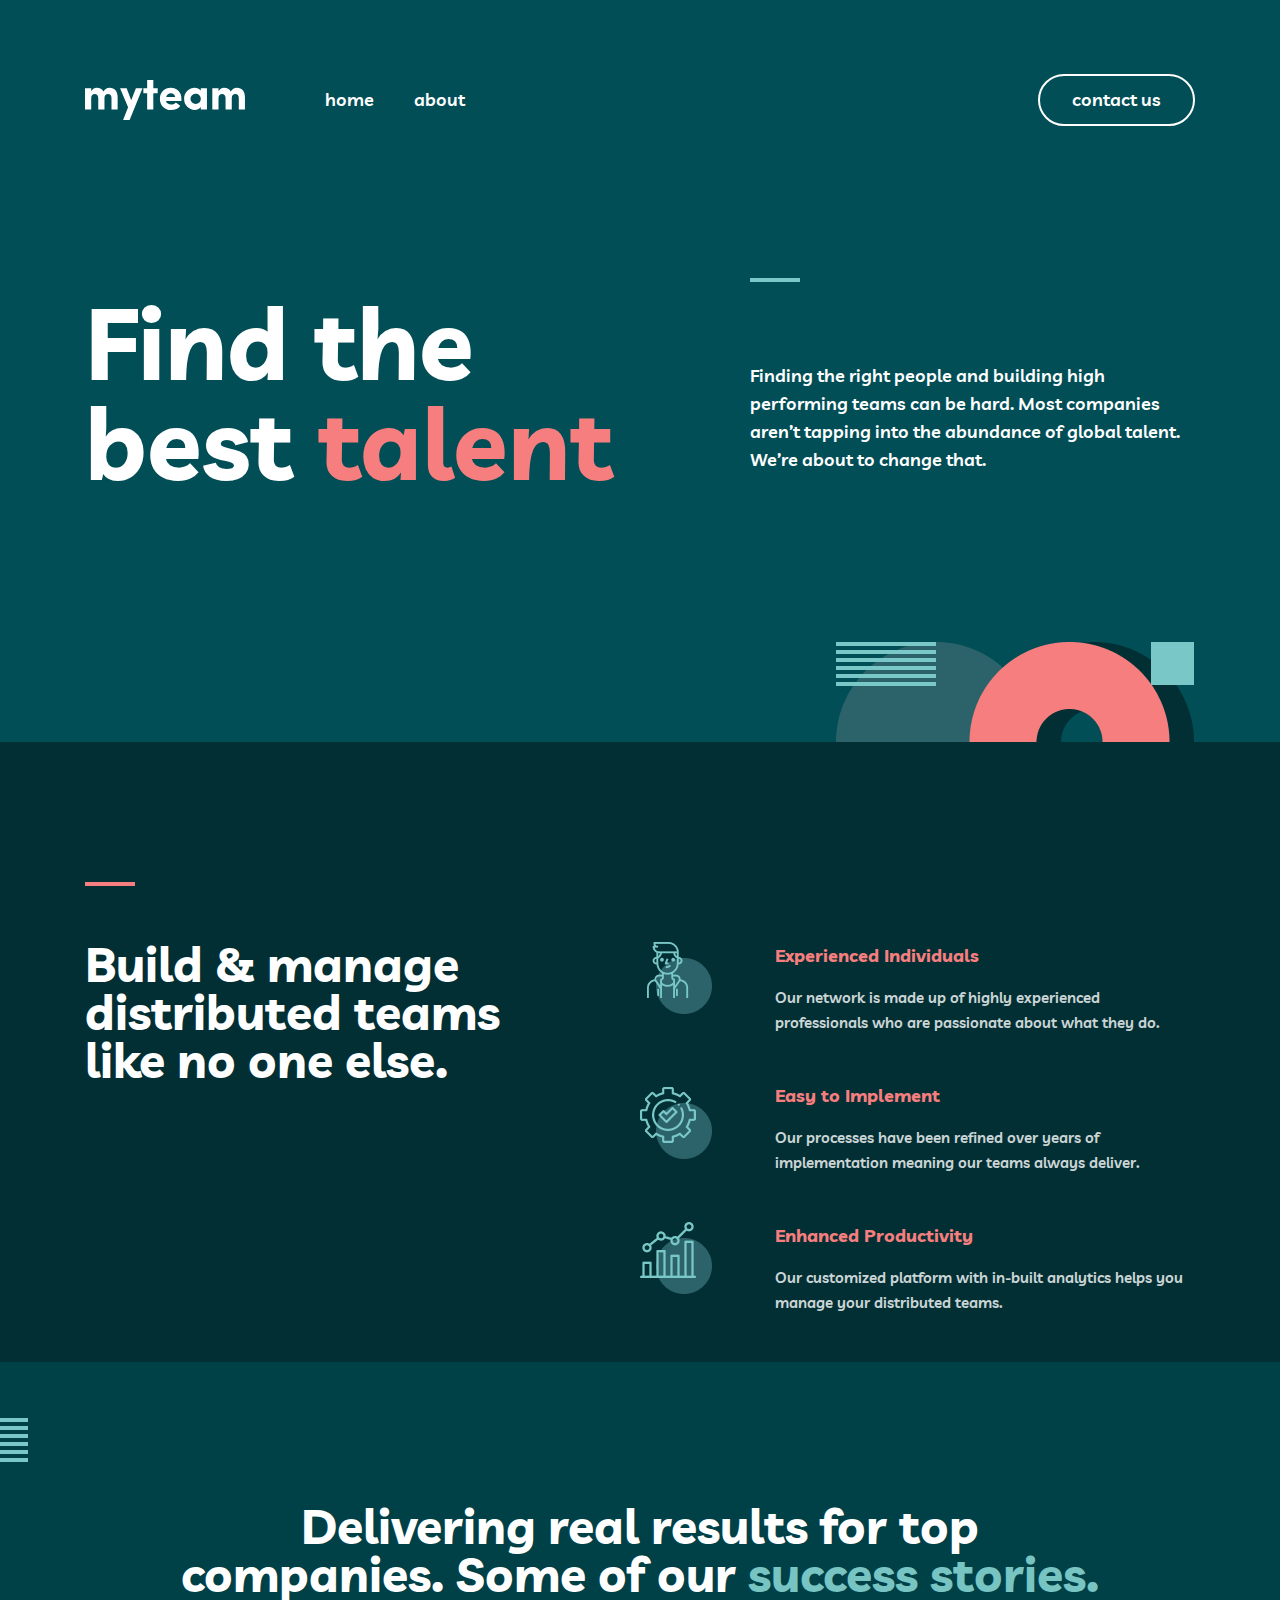
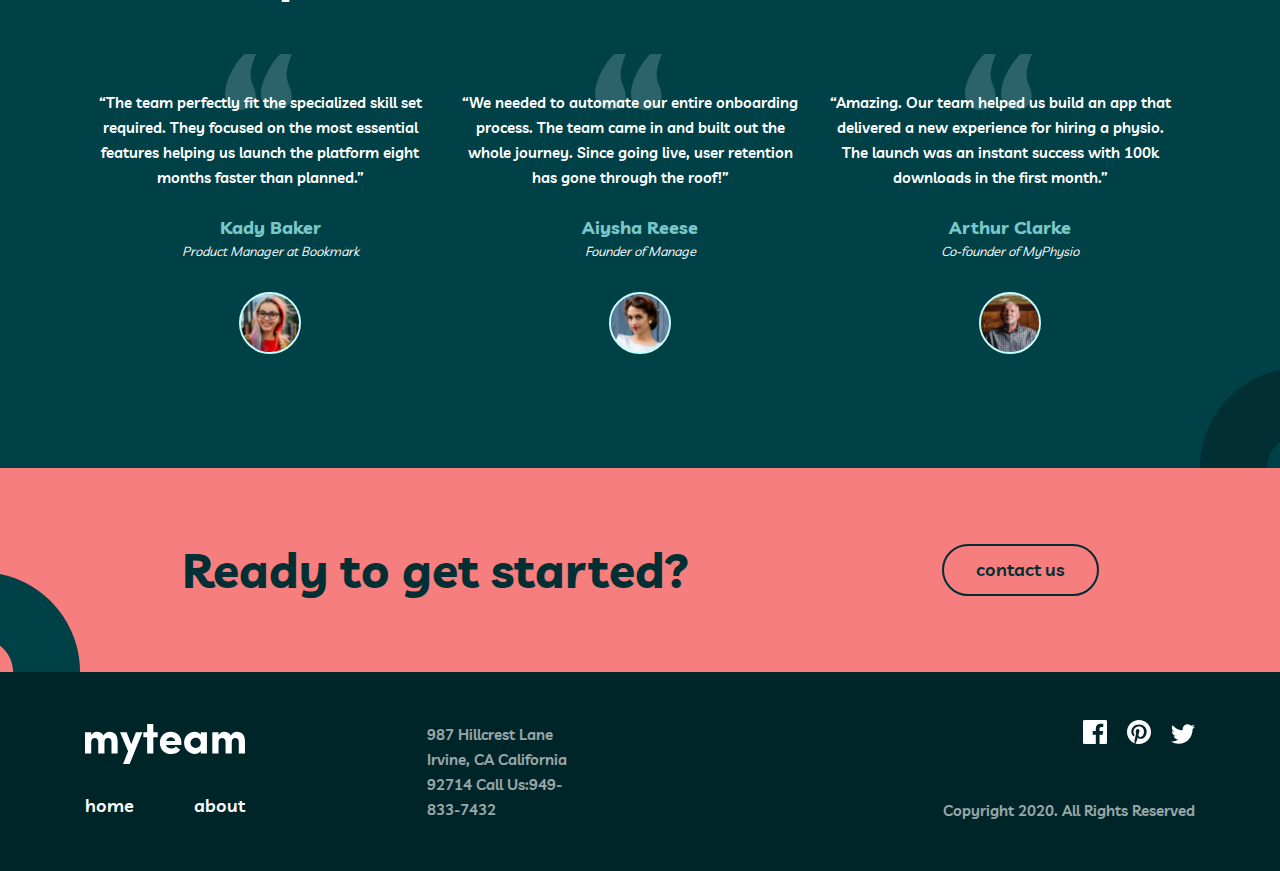
<file: index.html>
<!DOCTYPE html>
<html lang="en">
<head>
  <meta charset="UTF-8">
  <meta http-equiv="X-UA-Compatible" content="IE=edge">
  <meta name="viewport" content="width=device-width, initial-scale=1.0">
  <title>Fylo</title>
  <link rel="stylesheet" href="./css/normalize.css">
  <link rel="stylesheet" href="./css/main.css">
</head>
<body>
  <header class="header-wrapper">
    <div class="header-wrapper__container container">
      <div class="header-wrapper__header-inner header-inner">
        <div class="header-inner__logo-navbar logo-navbar">
          <a class="logo-navbar__logo-link logo-link" href="./index.html">
            <img class="logo-link__logo-img logo-img" src="./img/myteam.svg" alt="Site logo" width="160" height="40">
          </a>
          <ul class="logo-navbar__navbar-list navbar-list">
            <li class="navbar-list__navbar-item navbar-item">
              <a class="navbar-item__navbar-link navbar-link" href="#">home</a>
            </li>
            <li class="navbar-list__navbar-item navbar-item">
              <a class="navbar-item__navbar-link navbar-link" href="./about.html">about</a>
            </li>
          </ul>
        </div>
        <a class="header-inner__contact-link contact-link" href="./contact.html">contact us</a>
      </div>
    </div>
  </header>
  <main>
    <section class="hero-wrapper">
      <div class="hero-wrapper__container container">
        <div class="hero-wrapper__hero-inner hero-inner">
          <h2 class="hero-inner__inner-heading inner-heading">Find the best <span class="hero-inner__inner-heading--pink inner-heading--pink">talent</span></h2>
          <p class="hore-inner__inner-text inner-text">Finding the right people and building high performing teams can be hard. Most companies aren’t tapping into the
          abundance of global talent. We’re about to change that.</p>
        </div>
      </div>
    </section>
    <section class="manage-wrapper">
      <div class="manage-wrapper__container container">
        <div class="manage-wrapper__manage-inner manage-inner">
          <h2 class="manage-inner__manage-heading manage-heading">Build & manage distributed teams like no one else.</h2>
          <ul class="manage-inner__manage-list manage-list">
            <li class="manage-list__manage-item manage-item">
              <h3 class="manage-item__item-heading item-heading">Experienced Individuals</h3>
              <p class="manage-item__item-text item-text">Our network is made up of highly experienced professionals who are passionate about what they do.</p>
            </li>
            <li class="manage-list__manage-item manage-item">
              <h3 class="manage-item__item-heading item-heading">Easy to Implement</h3>
              <p class="manage-item__item-text item-text">Our processes have been refined over years of implementation meaning our teams always deliver.</p>
            </li>
            <li class="manage-list__manage-item manage-item">
              <h3 class="manage-item__item-heading item-heading">Enhanced Productivity</h3>
              <p class="manage-item__item-text item-text">Our customized platform with in-built analytics helps you manage your distributed teams.</p>
            </li>
          </ul>
        </div>
      </div>
    </section>
    <section class="delivery-wrapper">
      <div class="delivery-wrapper__container container">
        <div class="delivery-wrapper__delivery-inner delivery-inner">
          <h2 class="delivery-inner__delivery-heading delivery-heading">Delivering real results for top companies. Some of our <span class="delivery-inner__delivery-heading--green delivery-heading--green">success stories.</span> </h2>
          <ul class="delivery-inner__delivery-list delivery-list">
            <li class="delivery-list__delivery-item delivery-item">
              <blockquote class="delivery-item__delivery-blockquote delivery-blockquote">“The team perfectly fit the specialized skill set required. They focused on the most essential features helping us
              launch the platform eight months faster than planned.”</blockquote>
              <span class="delivery-item__delivery-span delivery-span">Kady Baker</span>
              <p class="delivery-item__delivery-text delivery-text"><em>Product Manager at Bookmark</em></p>
              <img class="delivery-item__delivery-img delivery-img" src="./img/kady.svg" alt="Kady Reese" width="62" height="62"> 
            </li>
            <li class="delivery-list__delivery-item delivery-item">
              <blockquote class="delivery-item__delivery-blockquote delivery-blockquote">“We needed to automate our entire onboarding process. The team came in and built out the whole journey. Since going
              live, user retention has gone through the roof!”</blockquote>
              <span class="delivery-item__delivery-span delivery-span">Aiysha Reese</span>
              <p class="delivery-item__delivery-text delivery-text"><em>Founder of Manage</em></p>
              <img class="delivery-item__delivery-img delivery-img" src="./img/aiysha.svg" alt="Kady Reese" width="62" height="62"> 
            </li>
            <li class="delivery-list__delivery-item delivery-item">
              <blockquote class="delivery-item__delivery-blockquote delivery-blockquote">“Amazing. Our team helped us build an app that delivered a new experience for hiring a physio. The launch was an instant
              success with 100k downloads in the first month.”</blockquote>
              <span class="delivery-item__delivery-span delivery-span">Arthur Clarke</span>
              <p class="delivery-item__delivery-text delivery-text"><em>Co-founder of MyPhysio</em></p>
              <img class="delivery-item__delivery-img delivery-img" src="./img/arthur.svg" alt="Kady Reese" width="62" height="62"> 
            </li>
          </ul>
        </div>
      </div>
    </section>
    <section class="ready-wrapper">
      <div class="ready-wrapper__container container">
        <div class="ready-wrapper__ready-inner ready-inner">
          <h2 class="ready-inner__ready-heading ready-heading">Ready to get started?</h2>
          <a class="ready-inner__ready-link ready-link" href="#">contact us</a>
        </div>
      </div>
    </section>
  </main>
  <footer class="site-footer">
    <div class="site-footer__container container ">
      <div class="site-footer__footer-inner footer-inner">
        <div class="footer-inner__footer-logo-nav footer-logo-nav">
          <img class="footer-logo-nav__footer-logo-img footer-logo-img" src="./img/myteam.svg" alt="Footer logo" width="160" height="40">
          <ul class="footer-logo-nav__footer-list footer-list">
            <li class="footer-list__footer-item footer-item">
              <a class="footer-item__item-link item-link" href="#">home</a>
            </li>
            <li class="footer-list__footer-item footer-item">
              <a class="footer-item__item-link item-link" href="#">about</a> 
            </li>
          </ul>
        </div>
        <p class="footer-inner__footer-content footer-content">987 Hillcrest Lane Irvine, CA California 92714 Call Us:949-833-7432</p>
        <div class="footer-inner__link-text link-text">
          <a class="link-text__footer-link footer-link" href="#">
            <img class="footer-link__link-pic link-pic" src="./img/facebook.svg" alt="Facebook logo" width="24" height="24">
            <img class="footer-link__link-pic link-pic" src="./img/pinterest.svg" alt="Pinterest logo" width="24" height="24">
            <img class="footer-link__link-pic link-pic" src="./img/twitter.svg" alt="Twitter logo" width="24" height="20">
          </a>
          <p class="link-text__text text">Copyright 2020. All Rights Reserved</p>
        </div>
      </div>
    </div>
  </footer>
</body> 
</html>
</file>
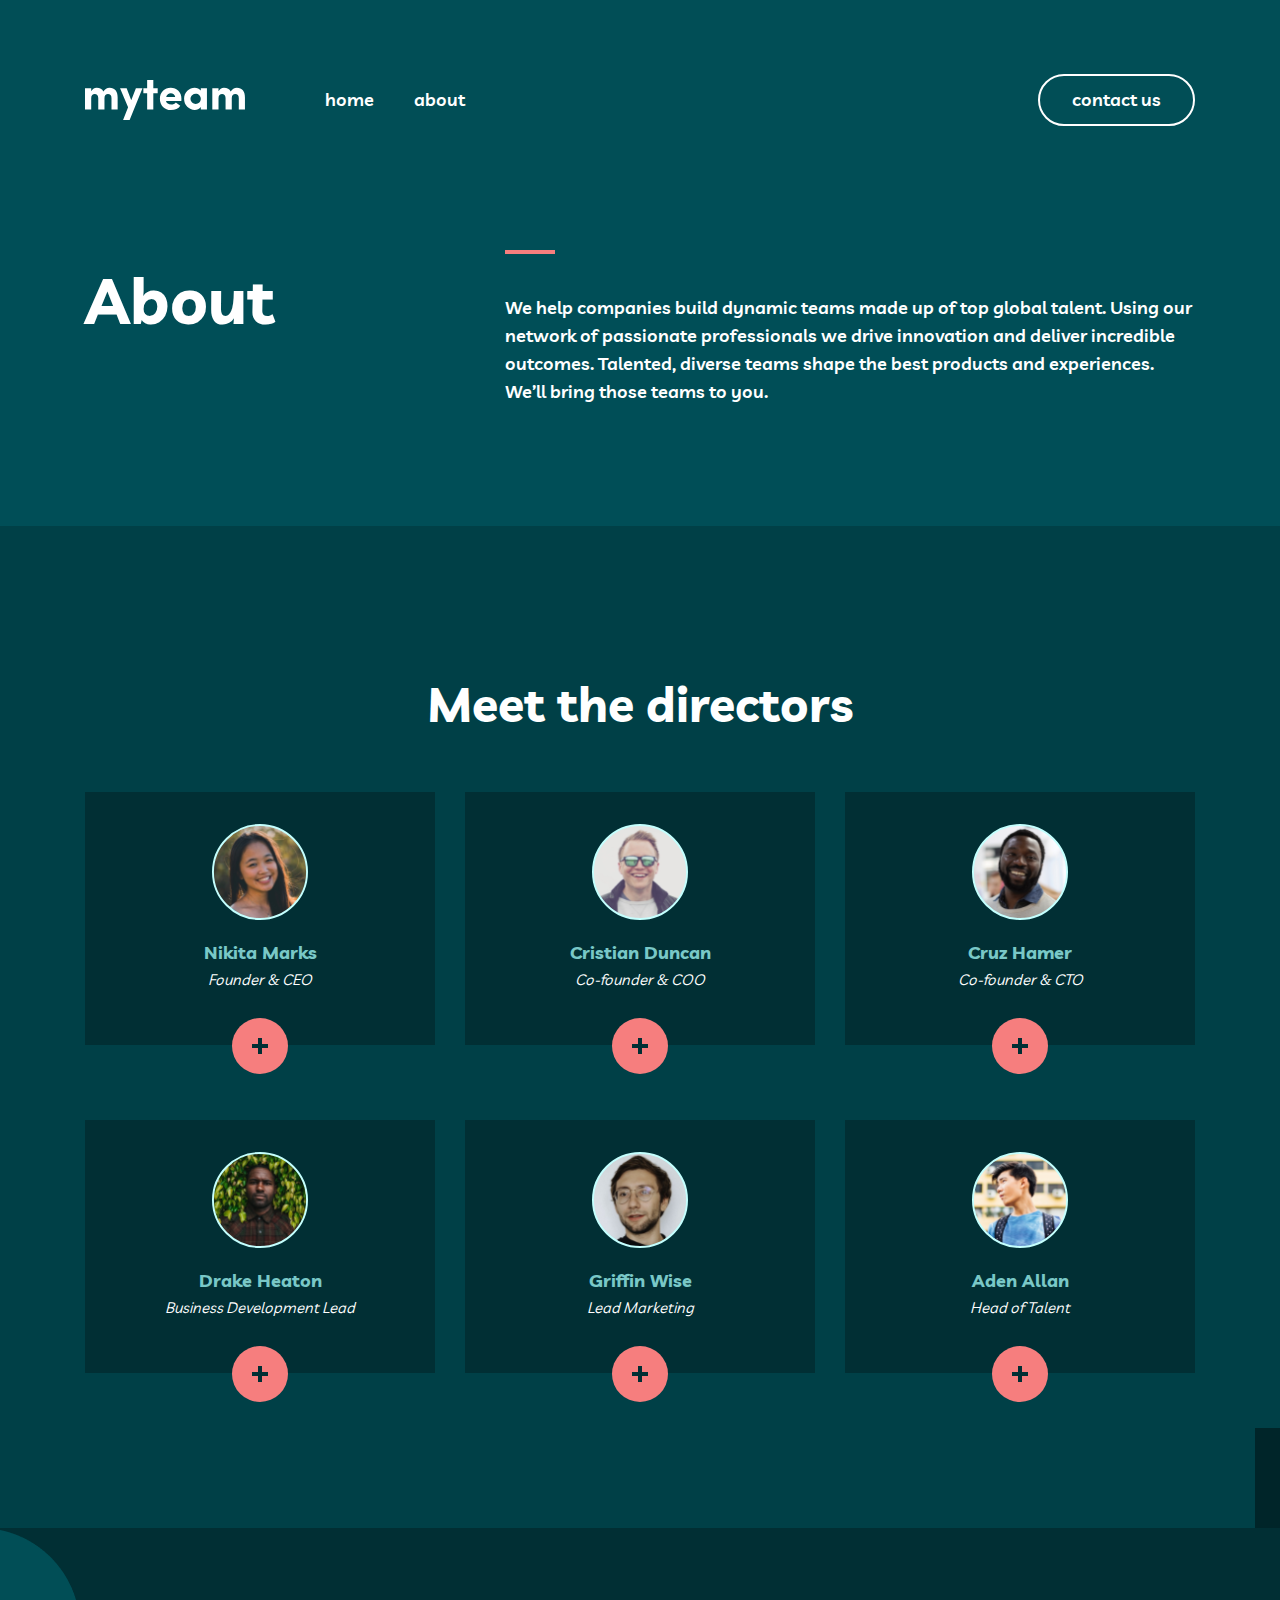
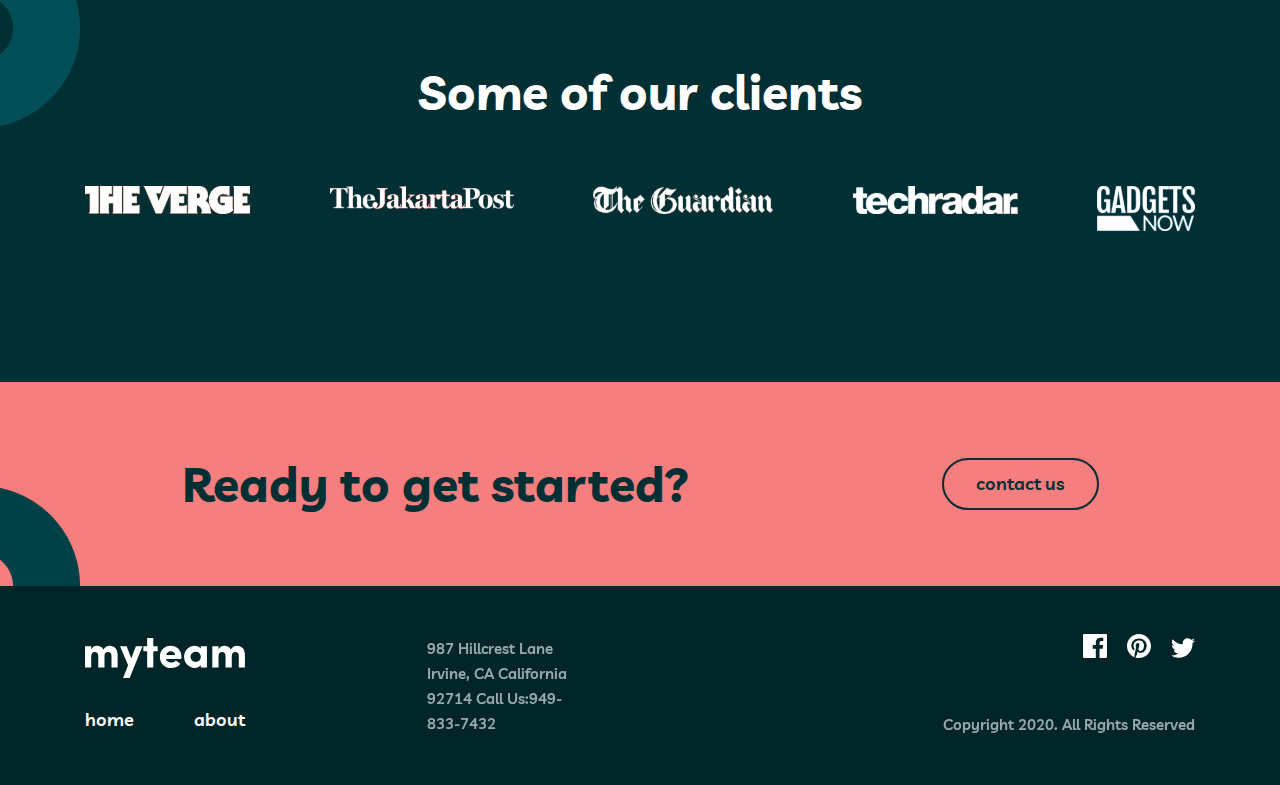
<file: about.html>
<!DOCTYPE html>
<html lang="en">

<head>
  <meta charset="UTF-8">
  <meta http-equiv="X-UA-Compatible" content="IE=edge">
  <meta name="viewport" content="width=device-width, initial-scale=1.0">
  <title>About</title>
  <link rel="stylesheet" href="./css/normalize.css">
  <link rel="stylesheet" href="./css/main.css">
</head>

<body>
  <header class="header-wrapper">
    <div class="header-wrapper__container container">
      <div class="header-wrapper__header-inner header-inner">
        <div class="header-inner__logo-navbar logo-navbar">
          <a class="logo-navbar__logo-link logo-link" href="./index.html">
            <img class="logo-link__logo-img logo-img" src="./img/myteam.svg" alt="Site logo" width="160" height="40">
          </a>
          <ul class="logo-navbar__navbar-list navbar-list">
            <li class="navbar-list__navbar-item navbar-item">
              <a class="navbar-item__navbar-link navbar-link" href="./index.html">home</a>
            </li>
            <li class="navbar-list__navbar-item navbar-item">
              <a class="navbar-item__navbar-link navbar-link" href="#">about</a>
            </li>
          </ul>
        </div>
        <a class="header-inner__contact-link contact-link" href="./contact.html">contact us</a>
      </div>
    </div>
  </header>
  <main>
    <section class="about-wrapper">
      <div class="about-wrapper__container container">
        <div class="about-wrapper__about-inner about-inner">
          <h2 class="about-inner__about-heading about-heading">About</h2>
          <p class="about-inner__about-text about-text">We help companies build dynamic teams made up of top global talent. Using our network of passionate professionals we
          drive innovation and deliver incredible outcomes. Talented, diverse teams shape the best products and experiences. We’ll
          bring those teams to you.</p>
        </div>
      </div>
    </section>
    <section class="meet-wrapper">
      <div class="meet-wrapper__container container">
        <div class="meet-wrapper__meet-inner meet-inner">
          <h2 class="meet-inner__meet-heading meet-heading">Meet the directors</h2>
          <ul class="meet-inner__meet-list meet-list">
            <li class="meet-list__meet-item meet-item">
              <div class="meet-item__mini-wrapper mini-wrapper">
                <img class="mini-wrapper__mini-img mini-img" src="./img/nikita.svg" alt="Nikita Marks" width="96" height="96">
                <span class="mini-wrapper__mini-span mini-span">Nikita Marks</span>
                <p class="mini-wrapper__mini-text mini-text">Founder & CEO</p>
                <img class="mini-wrapper__bottom-img" src="./img/plus.svg" alt="Plus" width="56" height="56">
              </div>
              <div class="meet-item__mini-wrapper-hover mini-wrapper-hover">
                <span class="mini-wrapper-hover__hover-span hover-span">Nikita Marks</span>
                <blockquote class="mini-wrapper-hover__hover-blockquote hover-blockquote ">“Empowered teams create truly amazing products. Set the north star and let them follow it.”</blockquote>
                <a class="mini-wrapper-hover__hover-link hover-link" href="#">
                  <img class="hover-link__link-img link-img" src="./img/twitter.svg" alt="Twitter logo" width="24" height="20">
                  <img class="hover-link__link-img link-img" src="./img/shape.svg" alt="Instagram logo" width="20" height="20">
                </a>
                <img class="mini-wrapper-hover__bottom-pic bottom-pic" src="./img/close.svg" alt="Close" width="56" height="56">
              </div>
            </li>
            <li class="meet-list__meet-item meet-item">
              <div class="meet-item__mini-wrapper mini-wrapper">
                <img class="mini-wrapper__mini-img mini-img" src="./img/cristian.svg" alt="Cristian Duncan" width="96" height="96">
                <span class="mini-wrapper__mini-span mini-span">Cristian Duncan</span>
                <p class="mini-wrapper__mini-text mini-text">Co-founder & COO</p>
                <img class="mini-wrapper__bottom-img" src="./img/plus.svg" alt="Plus" width="56" height="56">
              </div>
              <div class="meet-item__mini-wrapper-hover mini-wrapper-hover">
                <span class="mini-wrapper-hover__hover-span hover-span">Cristian Duncan</span>
                <blockquote class="mini-wrapper-hover__hover-blockquote hover-blockquote ">“Empowered teams create truly amazing products. Set the north star and let them follow it.”</blockquote>
                <a class="mini-wrapper-hover__hover-link hover-link" href="#">
                  <img class="hover-link__link-img link-img" src="./img/twitter.svg" alt="Twitter logo" width="24" height="20">
                  <img class="hover-link__link-img link-img" src="./img/shape.svg" alt="Instagram logo" width="20" height="20">
                </a>
                <img class="mini-wrapper-hover__bottom-pic bottom-pic" src="./img/close.svg" alt="Close" width="56" height="56">
              </div>
            </li>
            <li class="meet-list__meet-item meet-item">
              <div class="meet-item__mini-wrapper mini-wrapper">
                <img class="mini-wrapper__mini-img mini-img" src="./img/cruz.svg" alt="Cruz Hamer" width="96" height="96">
                <span class="mini-wrapper__mini-span mini-span">Cruz Hamer</span>
                <p class="mini-wrapper__mini-text mini-text">Co-founder & CTO</p>
                <img class="mini-wrapper__bottom-img" src="./img/plus.svg" alt="Plus" width="56" height="56">
              </div>
              <div class="meet-item__mini-wrapper-hover mini-wrapper-hover">
                <span class="mini-wrapper-hover__hover-span hover-span">Cruz Hamer</span>
                <blockquote class="mini-wrapper-hover__hover-blockquote hover-blockquote ">“Empowered teams create truly amazing products. Set the north star and let them follow it.”</blockquote>
                <a class="mini-wrapper-hover__hover-link hover-link" href="#">
                  <img class="hover-link__link-img link-img" src="./img/twitter.svg" alt="Twitter logo" width="24" height="20">
                  <img class="hover-link__link-img link-img" src="./img/shape.svg" alt="Instagram logo" width="20" height="20">
                </a>
                <img class="mini-wrapper-hover__bottom-pic bottom-pic" src="./img/close.svg" alt="Close" width="56" height="56">
              </div>
            </li>
            <li class="meet-list__meet-item meet-item">
              <div class="meet-item__mini-wrapper mini-wrapper">
                <img class="mini-wrapper__mini-img mini-img" src="./img/drake.svg" alt="Drake Heaton" width="96" height="96">
                <span class="mini-wrapper__mini-span mini-span">Drake Heaton</span>
                <p class="mini-wrapper__mini-text mini-text">Business Development Lead</p>
                <img class="mini-wrapper__bottom-img" src="./img/plus.svg" alt="Plus" width="56" height="56">
              </div>
              <div class="meet-item__mini-wrapper-hover mini-wrapper-hover">
                <span class="mini-wrapper-hover__hover-span hover-span">Drake Heaton</span>
                <blockquote class="mini-wrapper-hover__hover-blockquote hover-blockquote ">“Empowered teams create truly amazing products. Set the north star and let them follow it.”</blockquote>
                <a class="mini-wrapper-hover__hover-link hover-link" href="#">
                  <img class="hover-link__link-img link-img" src="./img/twitter.svg" alt="Twitter logo" width="24" height="20">
                  <img class="hover-link__link-img link-img" src="./img/shape.svg" alt="Instagram logo" width="20" height="20">
                </a>
                <img class="mini-wrapper-hover__bottom-pic bottom-pic" src="./img/close.svg" alt="Close" width="56" height="56">
              </div>
            </li>
            <li class="meet-list__meet-item meet-item">
              <div class="meet-item__mini-wrapper mini-wrapper">
                <img class="mini-wrapper__mini-img mini-img" src="./img/griffin.svg" alt="Griffin Wise" width="96" height="96">
                <span class="mini-wrapper__mini-span mini-span">Griffin Wise</span>
                <p class="mini-wrapper__mini-text mini-text">Lead Marketing</p>
                <img class="mini-wrapper__bottom-img" src="./img/plus.svg" alt="Plus" width="56" height="56">
              </div>
              <div class="meet-item__mini-wrapper-hover mini-wrapper-hover">
                <span class="mini-wrapper-hover__hover-span hover-span">Griffin Wise</span>
                <blockquote class="mini-wrapper-hover__hover-blockquote hover-blockquote ">“Empowered teams create truly amazing products. Set the north star and let them follow it.”</blockquote>
                <a class="mini-wrapper-hover__hover-link hover-link" href="#">
                  <img class="hover-link__link-img link-img" src="./img/twitter.svg" alt="Twitter logo" width="24" height="20">
                  <img class="hover-link__link-img link-img" src="./img/shape.svg" alt="Instagram logo" width="20" height="20">
                </a>
                <img class="mini-wrapper-hover__bottom-pic bottom-pic" src="./img/close.svg" alt="Close" width="56" height="56">
              </div>
            </li>
            <li class="meet-list__meet-item meet-item">
              <div class="meet-item__mini-wrapper mini-wrapper">
                <img class="mini-wrapper__mini-img mini-img" src="./img/aden.svg" alt="Aden Allan" width="96" height="96">
                <span class="mini-wrapper__mini-span mini-span">Aden Allan</span>
                <p class="mini-wrapper__mini-text mini-text">Head of Talent</p>
                <img class="mini-wrapper__bottom-img" src="./img/plus.svg" alt="Plus" width="56" height="56">
              </div>
              <div class="meet-item__mini-wrapper-hover mini-wrapper-hover">
                <span class="mini-wrapper-hover__hover-span hover-span">Aden Allan</span>
                <blockquote class="mini-wrapper-hover__hover-blockquote hover-blockquote ">“Empowered teams create truly amazing products. Set the north star and let them follow it.”</blockquote>
                <a class="mini-wrapper-hover__hover-link hover-link" href="#">
                  <img class="hover-link__link-img link-img" src="./img/twitter.svg" alt="Twitter logo" width="24" height="20">
                  <img class="hover-link__link-img link-img" src="./img/shape.svg" alt="Instagram logo" width="20" height="20">
                </a>
                <img class="mini-wrapper-hover__bottom-pic bottom-pic" src="./img/close.svg" alt="Close" width="56" height="56">
              </div>
            </li>
          </ul>
        </div>
      </div>
    </section>
    <section class="clients-wrapper">
      <div class="clients-wrapper__container container">
        <div class="clients-wrapper__clients-inner clients-inner">
          <h2 class="clients-inner__clients-heading clients-heading">Some of our clients</h2>
          <a class="clients-inner__clients-link clients-link" href="#">
            <img class="clients-link__clients-logo clients-logo" src="./img/verge.svg" alt="The Verge logo" width="165" height="28">
            <img class="clients-link__clients-logo clients-logo" src="./img/jakarta.svg" alt="The JakartaPost" width="184" height="23">
            <img class="clients-link__clients-logo clients-logo" src="./img/guardian.svg" alt="The Guardian" width="180" height="28">
            <img class="clients-link__clients-logo clients-logo" src="./img/techradar.svg" alt="Techradar" width="165" height="28">
            <img class="clients-link__clients-logo clients-logo" src="./img/gadgets-now.svg" alt="Gadgets now" width="98" height="45">
          </a>
        </div>
      </div>
    </section>
    <section class="ready-wrapper">
      <div class="ready-wrapper__container container">
        <div class="ready-wrapper__ready-inner ready-inner">
          <h2 class="ready-inner__ready-heading ready-heading">Ready to get started?</h2>
          <a class="ready-inner__ready-link ready-link" href="#">contact us</a>
        </div>
      </div>
    </section>
  </main>
  <footer class="site-footer">
    <div class="site-footer__container container ">
      <div class="site-footer__footer-inner footer-inner">
        <div class="footer-inner__footer-logo-nav footer-logo-nav">
          <img class="footer-logo-nav__footer-logo-img footer-logo-img" src="./img/myteam.svg" alt="Footer logo"
            width="160" height="40">
          <ul class="footer-logo-nav__footer-list footer-list">
            <li class="footer-list__footer-item footer-item">
              <a class="footer-item__item-link item-link" href="#">home</a>
            </li>
            <li class="footer-list__footer-item footer-item">
              <a class="footer-item__item-link item-link" href="#">about</a>
            </li>
          </ul>
        </div>
        <p class="footer-inner__footer-content footer-content">987 Hillcrest Lane Irvine, CA California 92714 Call
          Us:949-833-7432</p>
        <div class="footer-inner__link-text link-text">
          <a class="link-text__footer-link footer-link" href="#">
            <img class="footer-link__link-pic link-pic" src="./img/facebook.svg" alt="Facebook logo" width="24"
              height="24">
            <img class="footer-link__link-pic link-pic" src="./img/pinterest.svg" alt="Pinterest logo" width="24"
              height="24">
            <img class="footer-link__link-pic link-pic" src="./img/twitter.svg" alt="Twitter logo" width="24" height="20">
          </a>
          <p class="link-text__text text">Copyright 2020. All Rights Reserved</p>
        </div>
      </div>
    </div>
  </footer>
</body>

</html>
</file>
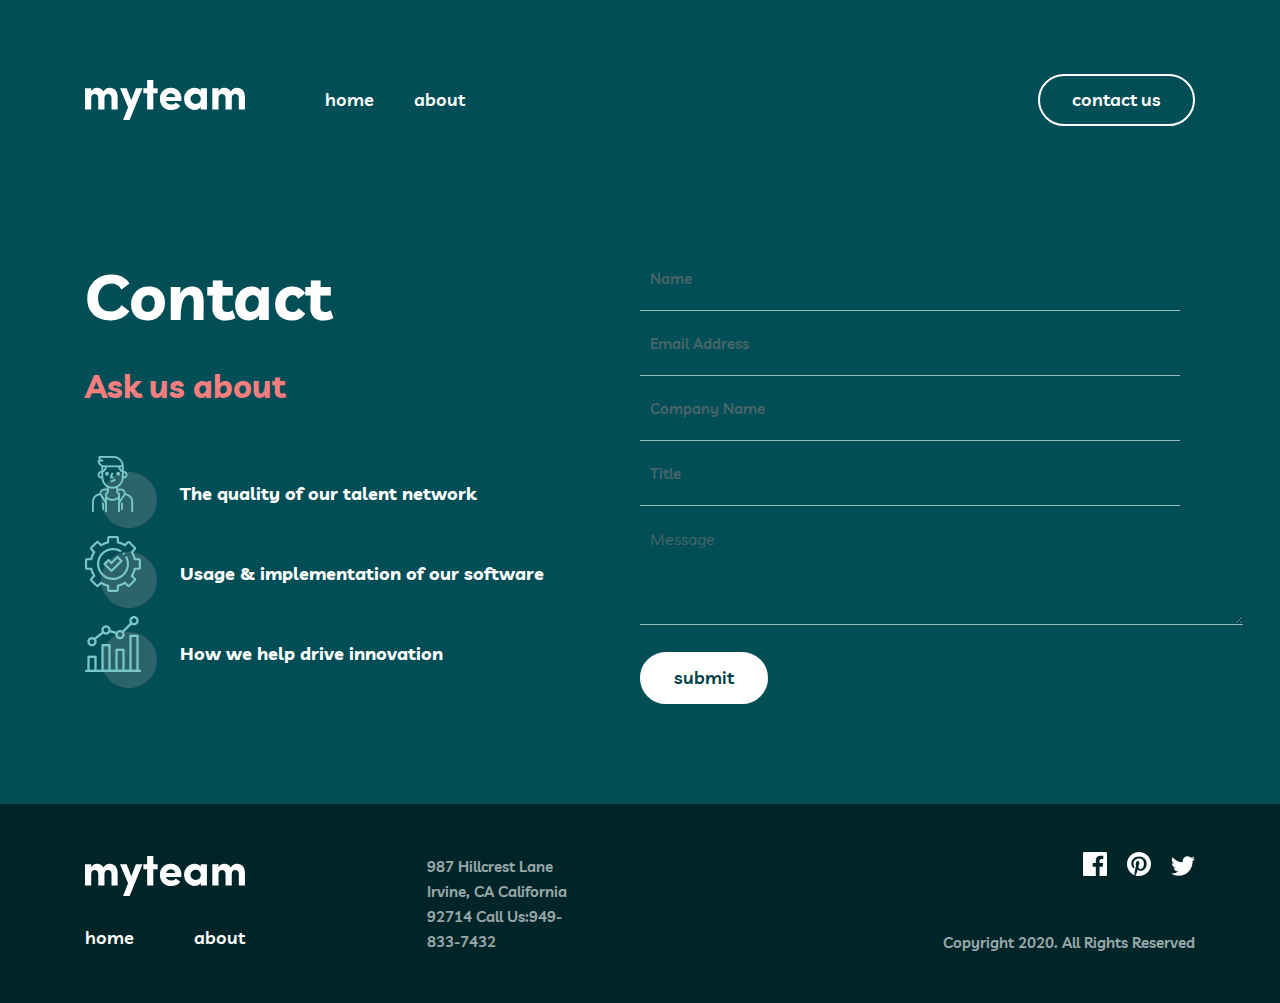
<file: contact.html>
<!DOCTYPE html>
<html lang="en">
<head>
  <meta charset="UTF-8">
  <meta http-equiv="X-UA-Compatible" content="IE=edge">
  <meta name="viewport" content="width=device-width, initial-scale=1.0">
  <title>Contact</title>
  <link rel="stylesheet" href="./css/normalize.css">
  <link rel="stylesheet" href="./css/main.css">
</head>
<body>
  <header class="header-wrapper">
    <div class="header-wrapper__container container">
      <div class="header-wrapper__header-inner header-inner">
        <div class="header-inner__logo-navbar logo-navbar">
          <a class="logo-navbar__logo-link logo-link" href="./index.html">
            <img class="logo-link__logo-img logo-img" src="./img/myteam.svg" alt="Site logo" width="160" height="40">
          </a>
          <ul class="logo-navbar__navbar-list navbar-list">
            <li class="navbar-list__navbar-item navbar-item">
              <a class="navbar-item__navbar-link navbar-link" href="./index.html">home</a>
            </li>
            <li class="navbar-list__navbar-item navbar-item">
              <a class="navbar-item__navbar-link navbar-link" href="./about.html">about</a>
            </li>
          </ul>
        </div>
        <a class="header-inner__contact-link contact-link" href="#">contact us</a>
      </div>
    </div>
  </header>
  <main>
    <section class="contact-wrapper">
      <div class="contact-wrapper__container container">
        <div class="contact-wrapper__contact-inner contact-inner">
          <div class="contact-inner__abilities-wrapper abilities-wrapper">
            <h2 class="abilities-wrapper__abilities-heading abilities-heading">Contact</h2>
            <p class="abilities-wrapper__abilities-text abilities-text">Ask us about</p>
            <ul class="abilities-wrapper__abilities-list abilities-list">
              <li class="abilities-list__abilities-item abilities-item">The quality of our talent network</li>
              <li class="abilities-list__abilities-item abilities-item">Usage & implementation of our software</li>
              <li class="abilities-list__abilities-item abilities-item">How we help drive innovation</li>
            </ul>
          </div>
          <div class="contact-inner__form-wrapper form-wrapper">
            <form class="form-wrapper__inner-form inner-form" action="https://echo.htmlacademy.ru" method="post">
              <input class="inner-form__inner-input inner-input" type="text" name="name" placeholder="Name" required>
              <input class="inner-form__inner-input inner-input" type="email" name="email" placeholder="Email Address" required>
              <input class="inner-form__inner-input inner-input" type="text" name="company-name" placeholder="Company Name" required>
              <input class="inner-form__inner-input inner-input" type="text" name="title" placeholder="Title" required>
              <textarea class="inner-form__inner-textarea inner-textarea" name="message" id="message" cols="64" rows="5" placeholder="Message"></textarea>
              <button class="inner-form__inner-button inner-button" type="submit">submit</button>
            </form>                 
          </div>
        </div>
      </div>
    </section>
  </main>
  <footer class="site-footer">
    <div class="site-footer__container container ">
      <div class="site-footer__footer-inner footer-inner">
        <div class="footer-inner__footer-logo-nav footer-logo-nav">
          <img class="footer-logo-nav__footer-logo-img footer-logo-img" src="./img/myteam.svg" alt="Footer logo"
            width="160" height="40">
          <ul class="footer-logo-nav__footer-list footer-list">
            <li class="footer-list__footer-item footer-item">
              <a class="footer-item__item-link item-link" href="#">home</a>
            </li>
            <li class="footer-list__footer-item footer-item">
              <a class="footer-item__item-link item-link" href="#">about</a>
            </li>
          </ul>
        </div>
        <p class="footer-inner__footer-content footer-content">987 Hillcrest Lane Irvine, CA California 92714 Call
          Us:949-833-7432</p>
        <div class="footer-inner__link-text link-text">
          <a class="link-text__footer-link footer-link" href="#">
            <img class="footer-link__link-pic link-pic" src="./img/facebook.svg" alt="Facebook logo" width="24"
              height="24">
            <img class="footer-link__link-pic link-pic" src="./img/pinterest.svg" alt="Pinterest logo" width="24"
              height="24">
            <img class="footer-link__link-pic link-pic" src="./img/twitter.svg" alt="Twitter logo" width="24" height="20">
          </a>
          <p class="link-text__text text">Copyright 2020. All Rights Reserved</p>
        </div>
      </div>
    </div>
  </footer>
</body>
</html>
</file>
<file: css/main.css>
/* FONTS */

@font-face {
  font-family: "Livvic";
  font-style: normal;
  font-weight: 400;
  font-display: swap;
  src: url("../fonts/livvic-v11-latin-regular.woff2") format("woff2"), 
       url("../fonts/livvic-v11-latin-regular.woff") format("woff"); 
}

@font-face {
  font-family: "Livvic";
  font-style: normal;
  font-weight: 600;
  font-display: swap;
  src: url("../fonts/livvic-v11-latin-600.woff2") format("woff2"), 
       url("../fonts/livvic-v11-latin-600.woff") format("woff"); 
}

@font-face {
  font-family: "Livvic";
  font-style: normal;
  font-weight: 700;
  font-display: swap;
  src: url("../fonts/livvic-v11-latin-700.woff2") format("woff2"), 
       url("../fonts/livvic-v11-latin-700.woff") format("woff"); 
}

/* GENERAL STYLES */

* {
  box-sizing: border-box;
}

body {
  font-family: "Livvic", sans-serif;
}

.container {
  max-width: 1150px;
  padding: 0 20px;
  margin-right: auto;
  margin-left: auto;
}

.header-wrapper {
  background-color: rgb(1, 78, 86);
  padding-top: 70px;
  padding-bottom: 70px;
}

.header-inner {
  display: flex;
  justify-content: space-between;
  align-items: center;
}

.logo-navbar {
  display: flex;
  align-items: center;
}

.logo-link {
  display: inline-block;
}

.logo-img {
  display: block;
  width: 160px;
  height: 40px;
}

.navbar-list {
  margin-left: 80px;
  padding: 0;
  width: 140px;
  display: flex;
  justify-content: space-between;
  list-style-type: none;
}

.navbar-link {
  text-decoration: none;
  font-weight: 600;
  font-size: 18px;
  line-height: 28px;
  color: rgb(255, 255, 255);
  transition: color 0.2s ease;
}

.navbar-link:hover {
  color: rgb(246, 126, 126);
}

.contact-link {
  padding: 10px 32px;
  border: 2px solid rgb(255, 255, 255);
  border-radius: 30px;
  /* text */
  text-decoration: none;
  font-weight: 600;
  font-size: 18px;
  line-height: 28px;
  color: hsl(0, 0%, 100%);
}

.contact-link:hover {
  background-color: rgb(255, 255, 255);
  /* text   */
  font-weight: 600;
  font-size: 18px;
  line-height: 28px;
  color: rgb(0, 37, 41);
}

/* HERO */

.hero-wrapper {
  background-color: rgb(1, 78, 86);
}

.hero-wrapper {
  background-image: url('../img/home-hero-bgimg.png'), url('../img/hero-bottom-bgimg.png');
  background-repeat: no-repeat;
  background-size: 200px 200px, 358px 200px;
  background-position: calc(50% - 768px) 90px, calc(50% + 375px) 442px;
}

.hero-inner {
  display: flex;
  align-items: flex-end;
  justify-content: space-between;
  padding-top: 60px;
  padding-bottom: 250px;
}

.inner-heading {
  width: 100px;
  height: 200px;
  margin: 0;
  width: 530px;
  font-size: 100px;
  line-height: 100px;
  color: rgb(255, 255, 255);
}

.inner-heading--pink {
  color: rgb(246, 126, 126);
}

.inner-text {
  width: 445px;
  font-weight: 600;
  font-size: 18px;
  line-height: 28px;
  color: rgb(255, 255, 255);
}

.inner-text::before {
  display: block;
  margin-bottom: 80px;
  width: 50px;
  height: 4px;
  background-color: rgb(121, 200, 199);
  content: "";
}

.manage-wrapper {
  background-color: rgb(1, 47, 52);
  background-image: url('../img/teams-bgimg.png');
  background-repeat: no-repeat;
  background-size: 200px 244px;
  background-position: calc(50% + 760px) 376px;
}

.manage-inner {
  padding-top: 140px;
  display: flex;
  justify-content: space-between;
}

.manage-heading {
  margin: 0;
  width: 445px;
  font-size: 48px;
  line-height: 48px;
  color: rgb(255, 255, 255);
}

.manage-heading::before {
  display: block;
  margin-bottom: 54px;
  width: 50px;
  height: 4px;
  background-color: rgb(246, 126, 126);
  content: "";
}

.manage-list {
  margin: 0;
  padding: 0;
  margin-top: 60px;
  padding-left: 135px;
  width: 555px;
  list-style-type: none;
  background-image: url('../img/individuals.png'), url('../img/implement.png'), url('../img/productivity.png');
  background-repeat: no-repeat;
  background-size: 72px 72px, 72px 72px, 72px 72px;
  background-position: 0 0px, 0 145px, 0 280px;
}

.item-heading {
  margin: 0;
  font-size: 18px;
  line-height: 28px;
  color: rgb(246, 126, 126);
}

.item-text {
  padding-bottom: 32px;
  font-weight: 600;
  font-size: 15px;
  line-height: 25px;
  color: rgb(255, 255, 255);
  opacity: 0.8;
}

.delivery-wrapper {
  background-color: rgb(0, 64, 71);
  background-image: url('../img/stories-bgimg.png'), url('../img/stories-bottom-bgimg.png');
  background-repeat: no-repeat;
  background-size: 147px 100px, 200px 200px;
  background-position: calc(50% - 686px) 0px, calc(50% + 660px) 606px;
}

.delivery-inner {
  padding-top: 140px;
  padding-bottom: 150px;
}

.delivery-list {
  display: flex;
  padding: 0;
  margin: 0;
  list-style-type: none;
}

.delivery-item {
  width: 370px;
  height: 320px;
  padding-top: 92px;
  text-align: center;
  background-image: url('../img/quote.svg');
  background-repeat: no-repeat;
  background-size: 67px 56px;
  background-position: 140px 56px;
}

.delivery-heading {
  width: 932px;
  margin: 0;
  margin-right: auto;
  margin-left: auto;
  font-size: 48px;
  line-height: 48px;
  text-align: center;
  color: rgb(255, 255, 255);
}

.delivery-heading--green {
  color: rgb(119, 196, 195);
}

.delivery-blockquote {
  width: 350px;
  margin: 0;
  margin-bottom: 24px;
  font-weight: 600;
  font-size: 15px;
  line-height: 25px;
  color: rgb(255, 255, 255);
}

.delivery-span {
  font-weight: bold;
  font-size: 18px;
  line-height: 28px;
  color: rgb(121, 200, 199);
}

.delivery-text {
  margin: 0;
  margin-bottom: 32px;
  font-size: 13px;
  line-height: 18px;
  color: rgb(255, 255, 255);
}

.ready-wrapper {
  background-color: rgb(246, 126, 126);
  background-image: url('../img/ready-bgimg.png');
  background-repeat: no-repeat;
  background-size: 200px 244px;
  background-position: calc(50% - 660px) 60px;
}

.ready-inner {
  width: 917px;
  margin-right: auto;
  margin-left: auto;
  display: flex;
  align-items: center;
  justify-content: space-between;
  padding-top: 76px;
  padding-bottom: 76px;
}

.ready-heading {
  margin: 0;
  font-size: 48px;
  line-height: 48px;
  color: rgb(1, 47, 52);
}

.ready-link {
  padding: 10px 32px;
  text-decoration: none;
  border: 2px solid hsl(186, 96%, 10%);
  box-sizing: border-box;
  border-radius: 30px;
  /* text */
  font-weight: 600;
  font-size: 18px;
  line-height: 28px;
  color: rgb(1, 47, 52);
}

.ready-link:hover {
  cursor: pointer;
  background: rgb(1, 47, 52);
  border: 2px solid rgb(1, 47, 52);
  box-sizing: border-box;
  border-radius: 30px;
  /* text  */
  color: rgb(255, 255, 255);
}


.site-footer {
  background-color: rgb(0, 37, 41);
}

.footer-inner {
  padding-top: 48px;
  padding-bottom: 48px;
  display: flex;
  align-items: center;
  justify-content: space-between;
}

.footer-list {
  padding: 0;
  margin: 0;
  margin-top: 25px;
  list-style-type: none;
  display: flex;
  justify-content: space-between;
}

.item-link {
  text-decoration: none;
  font-weight: 600;
  font-size: 18px;
  line-height: 28px;
  color: rgb(255, 255, 255);
}

.footer-content {
  width: 165px;
  margin: 0;
  margin-right: 170px;
  font-weight: 600;
  font-size: 15px;
  line-height: 25px;
  color: rgb(255, 255, 255);
  opacity: 0.6;
}

.item-link:hover {
  color: rgb(246, 126, 126);
}

.link-text {
  text-align: right;
}

.footer-link {
  text-decoration: none;
}

.link-pic {
  margin-left: 16px;
  margin-bottom: 51px;
}

.link-pic:hover {
  color: rgb(246, 126, 126);
}

.text {
  margin: 0;
  font-weight: 600;
  font-size: 15px;
  line-height: 25px;
  color: rgb(255, 255, 255);
  opacity: 0.6;
}

/* ABOUT PAGE  */

.about-wrapper {
  background-color: rgb(0, 78, 87);
  background-image: url('../img/about-bgimg.png');
  background-repeat: no-repeat;
  background-size: 200px 200px;
  background-position: calc(50% + 760px) 126px;
}

.about-inner {
  padding-top: 50px;
  padding-bottom: 120px;
  display: flex;
  justify-content: space-between;
}

.about-heading {
  margin: 0;
  font-size: 64px;
  line-height: 100px;
  color: rgb(255, 255, 255);
}

.about-text {
  margin: 0;
  width: 690px;
  font-weight: 600;
  font-size: 18px;
  line-height: 28px;
  color: rgb(255, 255, 255);
}

.about-text::before {
  margin-bottom: 40px;
  display: block;
  width: 50px;
  height: 4px;
  background-color: rgb(246, 126, 126);
  content: "";
}

.meet-wrapper {
  background-color: rgb(0, 64, 71);
  background-image: url('../img/stories-bottom-bgimg.png'), url('../img/stories-bgimg.png');
  background-repeat: no-repeat;
  background-size: 200px 200px, 147px 100px;
  background-position: calc(50% - 760px) 0px, calc(50% + 688px) 902px;
}

.meet-inner {
  padding-top: 154px;
  padding-bottom: 81px;
}

.meet-heading {
  margin: 0;
  margin-bottom: 64px;
  font-size: 48px;
  line-height: 48px;
  text-align: center;
  color: rgb(255, 255, 255);
}

.meet-list {
  margin: 0;
  padding: 0;
  height: 655px;
  display: flex;
  flex-wrap: wrap;
  justify-content: space-between;
  list-style-type: none;
}

.meet-item {
  width: 350px;
  height: 253px;
  background-color: rgb(1, 47, 52);
}

.meet-item:hover .mini-wrapper-hover {
  display: block;
}

.mini-wrapper {
  text-align: center;
}

.mini-img {
  margin-top: 32px;
}

.mini-span {
  display: block;
  margin-top: 16px;
  font-weight: bold;
  font-size: 18px;
  line-height: 28px;
  color: rgb(121, 200, 199);
}

.mini-text {
  margin: 0;
  margin-bottom: 26px;
  font-style: italic;
  font-size: 15px;
  line-height: 25px;
  color: rgb(255, 255, 255);
}

.mini-wrapper-hover {
  display: none;
  position: relative;
  bottom: 285px;
  width: 350px;
  height: 253px;
  text-align: center;
  background-color: rgb(0, 37, 41);
}

.hover-span {
  display: block;
  padding-top: 35px;
  font-weight: bold;
  font-size: 18px;
  line-height: 28px;
  color: rgb(121, 200, 199);
}

.hover-blockquote {
  margin: 0;
  margin-top: 8px;
  width: 254px;
  margin-left: auto;
  margin-right: auto;
  font-weight: 600;
  font-size: 15px;
  line-height: 25px;
  color: rgb(255, 255, 255);
}

.hover-link {
  display: block;
  margin-top: 24px;
  text-decoration: none;
}

.link-img {
  margin-left: 8px;
  margin-right: 8px;
}

.bottom-pic {
  margin-top: 33px;
}

.clients-wrapper {
  background-color: rgb(1, 47, 52);
  background-image: url('../img/clients-bg.png');
  background-repeat: no-repeat;
  background-size: 200px 200px;
  background-position: calc(50% - 660px) 0px;
}

.clients-inner {
  padding-top: 140px;
  padding-bottom: 151px;
}

.clients-heading {
  margin: 0;
  margin-bottom: 70px;
  font-size: 48px;
  line-height: 48px;
  text-align: center;
  color: rgb(255, 255, 255);
}

.clients-link {
  display: flex;
  text-decoration: none;
  justify-content: space-between;
}

.contact-wrapper {
  background-color: rgb(1, 78, 86);
  background-image: url('../img/stories-bottom-bgimg.png'), url('../img/contact-bgimg.png');
  background-repeat: no-repeat;
  background-size: 200px 200px, 200px 225px;
  background-position: calc(50% - 760px) 45px, calc(50% + 767px) 380px;
}

.contact-inner {
  padding-top: 46px;
  padding-bottom: 14px;
  display: flex;
  justify-content: space-between;
}

.abilities-heading {
  margin: 0;
  font-size: 64px;
  line-height: 100px;
  color: rgb(255, 255, 255);
}

.abilities-text {
  margin: 0;
  margin-top: 16px;
  font-weight: bold;
  font-size: 32px;
  line-height: 48px;
  color: rgb(246, 126, 126);
}

.abilities-list {
  list-style-type: none;
  padding: 0;
  padding-top: 54px;
  padding-bottom: 54px;
  padding-left: 95px;
} 

.abilities-item {
  margin-bottom: 52px;
  font-weight: bold;
  font-size: 18px;
  line-height: 28px;
  color: rgb(255, 255, 255);
}

.abilities-list {
  background-image: url('../img/individuals.png'), url('../img/implement.png'), url('../img/productivity.png');
  background-repeat: no-repeat;
  background-size: 72px 72px, 72px 72px, 72px 72px;
  background-position: 0 30px, 0 110px, 0 190px;
}

.form-wrapper {
  width: 555px;
}

.inner-input {
  width: 540px;
  height: 65px;
  padding-left: 10px;
  font-weight: 600;
  font-size: 15px;
  line-height: 25px;
  color: rgb(255, 255, 255);
  opacity: 0.6;
  border: none;
  background-color: rgb(1, 78, 86);
  border-bottom: 1px solid rgb(255, 255, 255);
}

.inner-textarea {
  padding-top: 24px;
  padding-left: 10px;
  border: none;
  color: rgb(255, 255, 255);
  border-bottom: 1px solid rgb(255, 255, 255);
  background-color: rgb(1, 78, 86);
  opacity: 0.6;
}

.inner-button {
  margin-top: 24px;
  padding: 10px 32px;
  background-color: rgb(255, 255, 255);
  border: 2px solid rgb(255, 255, 255);
  box-sizing: border-box;
  border-radius: 28px;
  font-weight: 600;
  font-size: 18px;
  line-height: 28px;
  color: rgb(0, 64, 71);
}

@media only screen {
  
}
</file>
